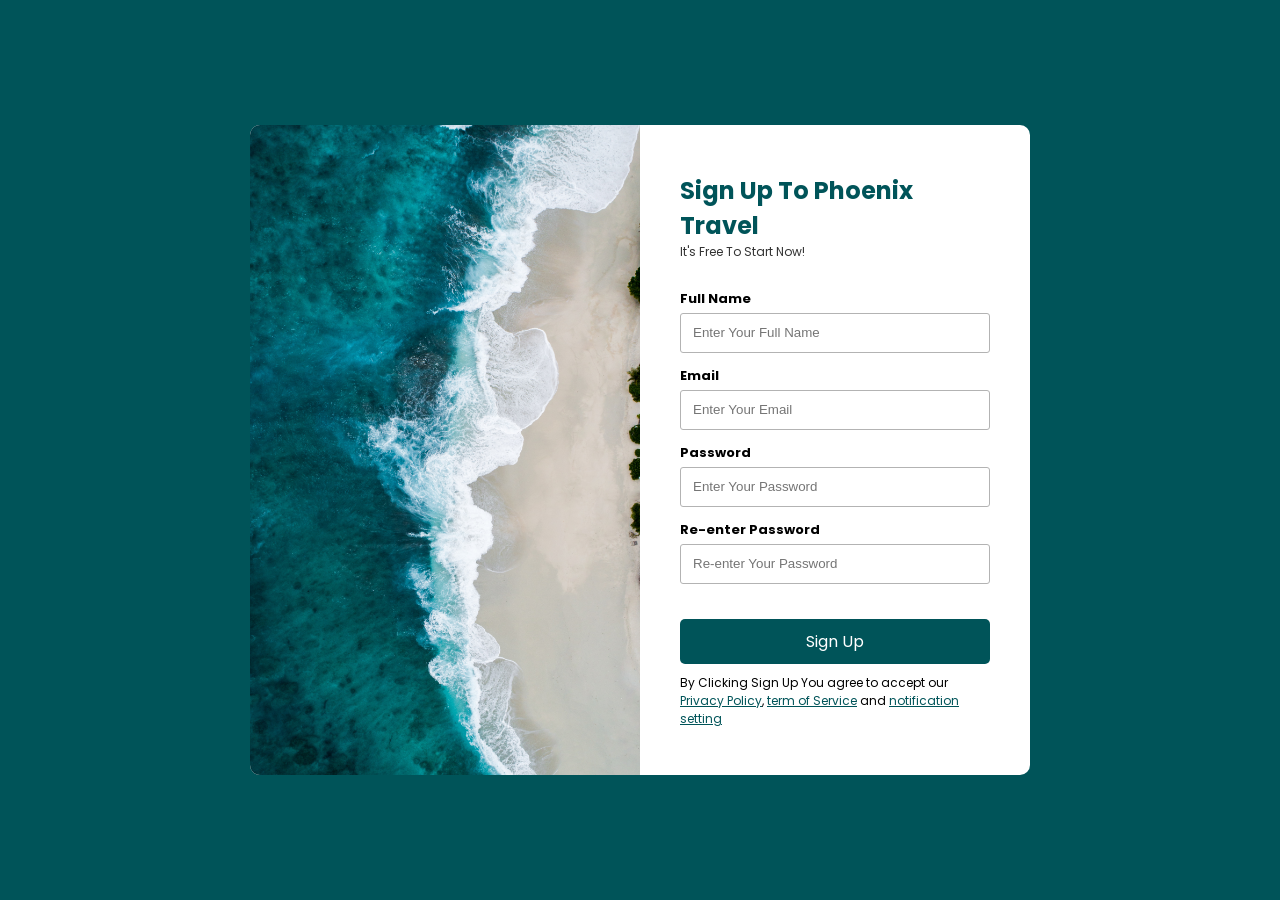
<file: prjs/LogIn_Page/index.html>
<!DOCTYPE html>
<html lang="en">

<head>
    <meta charset="UTF-8">
    <meta http-equiv="X-UA-Compatible" content="IE=edge">
    <meta name="viewport" content="width=device-width, initial-scale=1.0">
    <title>Document</title>
    <link rel="stylesheet" href="style.css">
    <link rel="preconnect" href="https://fonts.googleapis.com">
    <link rel="preconnect" href="https://fonts.gstatic.com" crossorigin>
    <link href="https://fonts.googleapis.com/css2?family=Poppins:wght@200;400;500&display=swap" rel="stylesheet">
    <link rel="stylesheet" href="https://cdnjs.cloudflare.com/ajax/libs/font-awesome/6.1.0/css/all.min.css">
</head>

<body>
    <div class="container">
        <div class="image">
        </div>
        <form action="" method="POST" class="form" id="form-1">
            <div class="form-header">
                <h1 class="heading">Sign up to Phoenix Travel</h1>
                <p class="des">It's free to start now!</p>
            </div>
            <div class="form-body">
                <div class="form-group">
                    <label for="fullname" class="form-label">Full Name</label>
                    <input id="fullname" name="fullname" type="text" placeholder="Enter Your Full Name"
                        class="form-control">
                    <span class="form-message"></span>
                </div>
                <div class="form-group">
                    <label for="email" class="form-label">Email</label>
                    <input id="email" name="email" type="text" placeholder="Enter Your Email" class="form-control">
                    <span class="form-message"></span>
                </div>
                <div class="form-group">
                    <label for="password" class="form-label">Password</label>
                    <input id="password" name="password" type="password" placeholder="Enter Your Password"
                        class="form-control">
                    <span class="form-message"></span>
                </div>
                <div class="form-group">
                    <label for="password_confirmation" class="form-label">Re-enter Password</label>
                    <input id="password_confirmation" name="password_confirmation" placeholder="Re-enter Your Password"
                        type="password" class="form-control">
                    <span class="form-message"></span>
                </div>
            </div>
            <div class="form-submit">
                <button>Sign Up</button>
                <p class="des">By Clicking Sign Up You agree to accept our <a href="#">Privacy Policy</a>, <a
                        href="#">term of Service</a> and <a href="#">notification setting</a></p>
            </div>

        </form>

    </div>

    <script src="js/validator.js"></script>
    <script>
        Validator({
            form: '#form-1',
            errorSelector: '.form-message',
            rules: [
                Validator.isRequired('#fullname'),
                Validator.isRequired('#email'),
                Validator.isEmail('#email'),
                Validator.isRequired('#password'),
                Validator.isLength('#password', 6),
                Validator.isRequired('#password_confirmation'),
                Validator.isConfirmed('#password_confirmation', function () {
                    return document.querySelector('#password').value
                }, 'Please enter correct password')
            ],
            // onSubmit: function(data) {
            //     //Call API
            //     console.log(data)
            // }
        })
    </script>
</body>

</html>
</file>
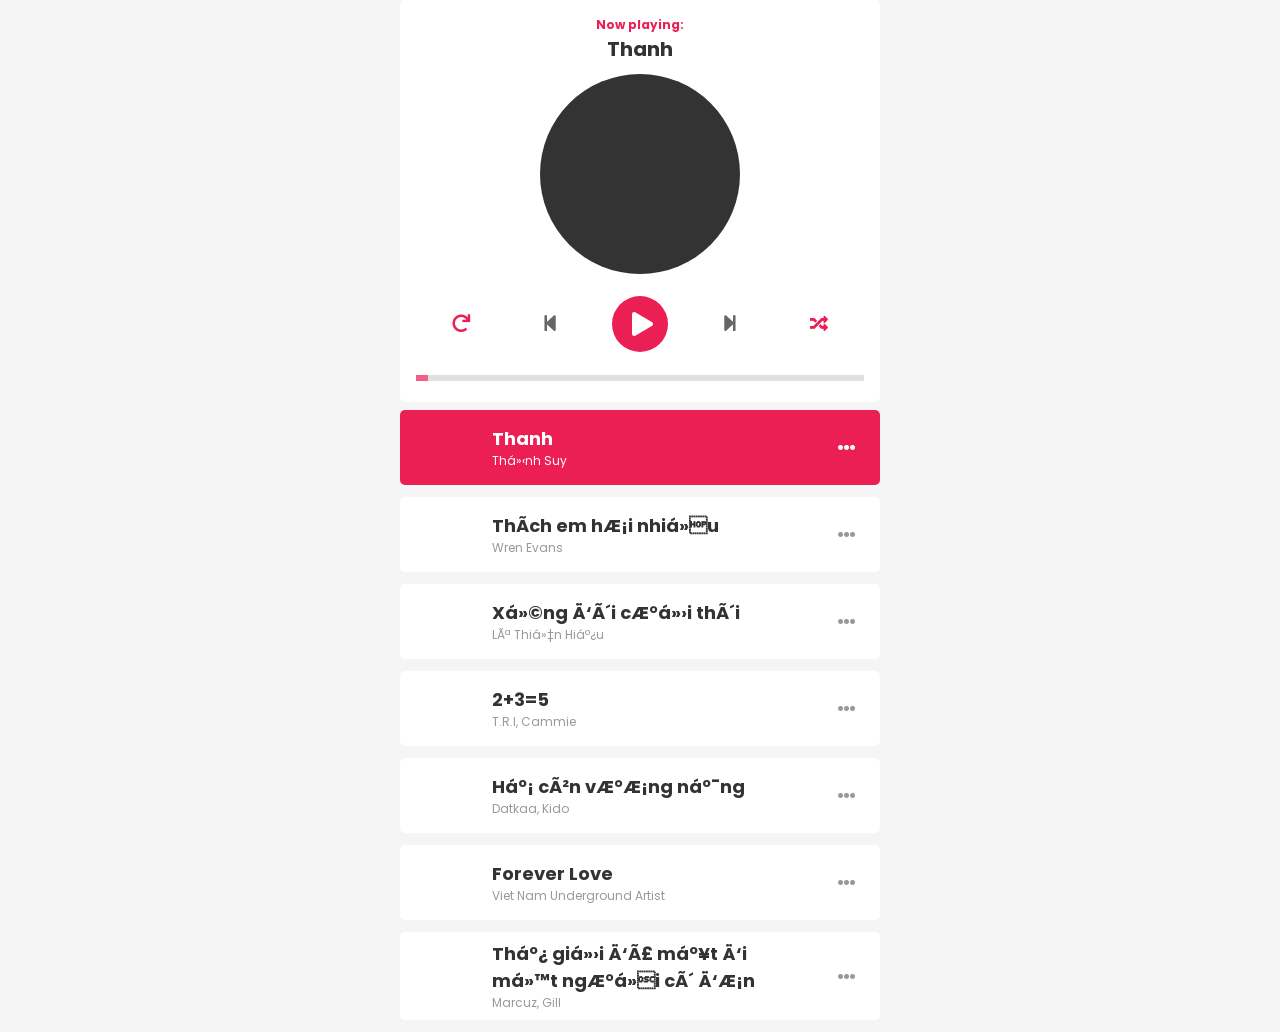
<file: prjs/Music_Player/index.html>
<!DOCTYPE html>
<html lang="en">
<head>
    <meta name="viewport" content="width=device-width, initial-scale=1.0">
    <title>Music player</title>
    <link rel="stylesheet" href="https://cdnjs.cloudflare.com/ajax/libs/font-awesome/5.15.2/css/all.min.css" integrity="sha512-HK5fgLBL+xu6dm/Ii3z4xhlSUyZgTT9tuc/hSrtw6uzJOvgRr2a9jyxxT1ely+B+xFAmJKVSTbpM/CuL7qxO8w==" crossorigin="anonymous" />
    <link rel="preconnect" href="https://fonts.gstatic.com">
    <link href="https://fonts.googleapis.com/css2?family=Poppins:wght@300;400;600&display=swap" rel="stylesheet">
    <link rel="stylesheet" href="asset/css/main.css">
</head>
<body>
    <div class="player">
        <!-- Dashboard -->
        <div class="dashboard">
          <!-- Header -->
          <header>
            <h4>Now playing:</h4>
            <h2>String 57th & 9th</h2>
          </header>
      
          <!-- CD -->
          <div class="cd">
            <div class="cd-thumb" style="background-image: url('https://i.ytimg.com/vi/jTLhQf5KJSc/maxresdefault.jpg')">
            </div>
          </div>
      
          <!-- Control -->
          <div class="control">
            <div class="btn btn-repeat">
              <i class="fas fa-redo"></i>
            </div>
            <div class="btn btn-prev">
              <i class="fas fa-step-backward"></i>
            </div>
            <div class="btn btn-toggle-play">
              <i class="fas fa-pause icon-pause"></i>
              <i class="fas fa-play icon-play"></i>
            </div>
            <div class="btn btn-next">
              <i class="fas fa-step-forward"></i>
            </div>
            <div class="btn btn-random">
              <i class="fas fa-random"></i>
            </div>
          </div>
      
          <input id="progress" class="progress" type="range" value="0" step="1" min="0" max="100">
      
          <audio id="audio" src=""></audio>
        </div>
      
        <!-- Playlist -->
        <div class="playlist">
        </div>
      </div>

      <script>

        /**
         * 1. Render song
         * 2. Scroll top
         * 3. Play / Pause / Stop
         * 4. CD rotate
         * 5. Next / Prev
         * 6. Random
         * 7. Loop when end
         * 8. Active song
         * 9. Scroll active song into view
         * 10. Play song when click
         */

        const $ = document.querySelector.bind(document);
        const $$ = document.querySelectorAll.bind(document);

        const PLAYER_STORAGE_KEY = 'F8_PLAYER'

        const heading = $('.dashboard header h2');
        const cdThumb = $('.cd .cd-thumb');
        const audio = $('#audio');
        const playBtn = $('.btn-toggle-play')
        const cd = $('.cd');
        const player = $('.player');
        const progress = $('#progress');
        const nextBtn = $('.btn-next');
        const prevBtn = $('.btn-prev');
        const randomBtn = $('.btn-random');
        const repeatBtn = $('.btn-repeat');
        const playlist = $('.playlist')


        const app = {
            currentIndex: 0,
            isPlaying: false,
            isRandom: false,
            isRepeat: false,

            //Get dữ liệu JSON từ Local Storage
            config: JSON.parse(localStorage.getItem(PLAYER_STORAGE_KEY)) || {},
            songs: [
                {
                name: "Thanh",
                singer: "Thịnh Suy",
                path: "https://od.lk/s/MF8yNjI3NTY1NzFf/Thanh.mp3",
                image: "https://o.vdoc.vn/data/image/2021/05/07/loi-bai-hat-thanh-thinh-suy-700.jpg"
                },
                {
                name: "Thích em hơi nhiều",
                singer: "Wren Evans",
                path: "https://od.lk/s/MF8yNjI3NTY3MDFf/thich%20em%20hoi%20nhieu.mp3",
                image:
                    "https://i.ytimg.com/vi/faSVTByG0LQ/maxresdefault.jpg"
                },
                {
                name: "Xứng đôi cưới thôi",
                singer: "Lê Thiện Hiếu",
                path:
                    "https://od.lk/s/MF8yNjI3NTcwNzZf/le_thien_hieu_xung_doi_cuoi_thoi_official_music_video_2025803695942981994.mp3",
                image: "https://i.ytimg.com/vi/BnfaIDwb-y0/maxresdefault.jpg"
                },
                {
                name: "2+3=5",
                singer: "T.R.I, Cammie",
                path: "https://od.lk/s/MF8yNjI3NTY4NDNf/2%2B3%3D5.mp3",
                image:
                    "https://photo-resize-zmp3.zadn.vn/w240_r1x1_jpeg/cover/d/7/e/2/d7e22128feca72a9328b1774d33afb66.jpg"
                },
                {
                name: "Hạ còn vương nắng",
                singer: "Datkaa, Kido",
                path: "https://od.lk/s/MF8yNjI3NTcwMjNf/ha_con_vuong_nang_datkaa_x_kido_x_prod_qt_beatz_official_music_video_1061519089178284417.mp3",
                image:
                    "https://photo-resize-zmp3.zadn.vn/w240_r1x1_jpeg/cover/d/8/0/1/d801670cd8ecdb89750bdbe8de198021.jpg"
                },
                {
                name: "Forever Love",
                singer: "Viet Nam Underground Artist",
                path:
                    "https://od.lk/s/MF8yNjI3NTcwMTBf/forever_love_viet_nam_underground_artist_official_music_video_2073687376094422536.mp3",
                image:
                    "https://i1.sndcdn.com/artworks-000137689379-b1uyen-t500x500.jpg"
                },
                {
                name: "Thế giới đã mất đi một người cô đơn",
                singer: "Marcuz, Gill",
                path: "https://od.lk/s/MF8yNjI3NTcxMjdf/marzuz_gill_onionn_va_the_gioi_da_mat_di_mot_nguoi_co_don_lyrics_video_RwDDBnMByoK-gucZJ7N-.mp3",
                image:
                    "https://i.ytimg.com/vi/uo2u6kXe0x4/maxresdefault.jpg"
                }
            ],
            setConfig(key, value) {
                 //Chuyển dữ liệu qua JSON rồi Set config vào Local Storage 
                 this.config[key] = value
                 localStorage.setItem(PLAYER_STORAGE_KEY, JSON.stringify(this.config))
            },
            render() {
                const htmls = this.songs.map((song, index) => {
                    return `
                    <div class="song ${index === this.currentIndex ? 'active' : ''}" data-index='${index}'>
                        <div class="thumb" style="background-image: url('${song.image}')">
                        </div>
                        <div class="body">
                            <h3 class="title">${song.name}</h3>
                            <p class="author">${song.singer}</p>
                        </div>
                        <div class="option">
                            <i class="fas fa-ellipsis-h"></i>
                        </div>
                    </div>
                    ` 
                });
                $('.playlist').innerHTML = htmls.join("");
            },
            defineProperties() {
                Object.defineProperty(this, 'currentSong', {
                    get() {
                        return this.songs[this.currentIndex]
                    }
                })
            },
            handleEvent() {
                
                const cdWidth = cd.offsetWidth
                //Xử lý phóng to thu nhỏ CD
                document.onscroll = function() {
                    const scrollTop = window.scrollY || document.documentElement.scrollTop;
                    const newCdWidth = cdWidth - scrollTop
                    cd.style.width = newCdWidth > 0 ? newCdWidth + 'px' : 0
                    cd.style.opacity = newCdWidth/cdWidth
                }

                //Animat CD quay
                const cdThumbAnimate = cdThumb.animate([
                    {
                        transform: 'rotate(360deg)'
                    }
                ], {
                    duration: 10000,
                    iterations: Infinity
                })
                cdThumbAnimate.pause();
                //Xử lý khi ấn Play
                playBtn.onclick = function() {
                    if(app.isPlaying) {
                        audio.pause()
                    } else {
                        audio.play()
                    }
                }

                //Khi bài hát được Play
                audio.onplay = function() {
                    app.isPlaying = true
                    player.classList.add('playing');
                    cdThumbAnimate.play()
                }

                //Khi bài hát được Pause
                audio.onpause = function() {
                    app.isPlaying = false;
                    player.classList.remove('playing');
                    cdThumbAnimate.pause()
                }

                //Khi tiến độ bài hát thay đổi
                audio.ontimeupdate = function() {
                    if(audio.duration) {
                        const progressPercent = Math.floor(audio.currentTime/audio.duration * 100);
                        progress.value = progressPercent
                    }
                }

                //Xử lý khi tua bài hát
                progress.onchange = function(e) {
                    const seekTime = audio.duration / 100 * e.target.value;
                    audio.currentTime = seekTime
                }
                //Xử lý next/prev bài
                nextBtn.onclick = function() {
                    if(app.isRandom) {
                        app.playRandomSong();
                        audio.play();
                    } else {
                        app.nextSong();
                        audio.play();
                    }
                    app.render();
                    app.scrollToActiveSong();

                }
                prevBtn.onclick = function() {
                    if(audio.currentTime > 10) {
                        audio.currentTime = 0
                    } else if(audio.currentTime < 10 && app.isRandom) {
                        app.playRandomSong();
                        audio.play();
                    } else {
                        app.prevSong();
                        audio.play()
                    }
                    app.render();
                    app.scrollToActiveSong();
                }

                //Xử lý chọn random và repeat
                randomBtn.onclick = function() {
                    app.isRandom = !app.isRandom
                    app.setConfig('isRandom', app.isRandom)
                    randomBtn.classList.toggle('active',app.isRandom);
                }
                repeatBtn.onclick = function() {
                    app.isRepeat = !app.isRepeat
                    app.setConfig('isRepeat', app.isRepeat)
                    repeatBtn.classList.toggle('active', app.isRepeat)
                }


                //Xử lý tiếp hoặc repeat khi hết bài
                audio.onended = function() {
                    if(app.isRepeat) {
                        audio.play()
                    } else {
                        nextBtn.click();
                    }
                }

                //Xử lý hành vi click song trong thẻ playlist
                playlist.onclick = function(e) {
                    const songNode = e.target.closest('.song:not(.active)')
                    //Xử lý khi click vào song
                    if(songNode || !e.target.closest('.option')) {
                        if(songNode) {
                            app.currentIndex = Number(songNode.dataset.index)
                            app.loadCurrentSong()
                            app.render()
                            audio.play()
                        }
                    }
                }
            },
            loadCurrentSong() {
                heading.textContent = this.currentSong.name;
                cdThumb.style.backgroundImage = `url('${this.currentSong.image}')`;
                audio.src = this.currentSong.path;
            },
            loadConfig() {
                this.isRandom = this.config.isRandom
                this.isRepeat = this.config.isRepeat
            },
            nextSong() {
                this.currentIndex++;
                if(this.currentIndex >= this.songs.length) {
                    this.currentIndex = 0
                }
                this.loadCurrentSong()
            },
            prevSong() {
                this.currentIndex--;
                if(this.currentIndex < 0) {
                    this.currentIndex = this.songs.length - 1;
                }
                this.loadCurrentSong();
            },
            playRandomSong() {
                let newIndex
                do {
                    newIndex = Math.floor(Math.random() * this.songs.length)
                } while (newIndex === this.currentIndex)
                this.currentIndex = newIndex;
                this.loadCurrentSong();
            },
            scrollToActiveSong() {
                setTimeout(() => {
                    $('.song.active').scrollIntoView({
                        behavior: 'smooth',
                        block: 'nearest'
                    })
                }, 200)
            },
            start() {
                //Load config đã lưu vào Local Storage
                this.loadConfig();

                //Định nghĩa các thuộc tính cho Object
                this.handleEvent();

                //Lắng nghe & xử lý các sự kiện (DOM events)
                this.defineProperties();

                //Load bài hát hiện tại khi mở trình duyệt
                this.loadCurrentSong();

                //Render playlist
                this.render();

                //Load trạng thái khi lấy từ Local Storage
                randomBtn.classList.toggle('active',app.isRandom);
                repeatBtn.classList.toggle('active', app.isRepeat)

            }
        }

        app.start();

       



      </script>
</body>
</html>
</file>
<file: prjs/LogIn_Page/style.css>
* {
    padding: 0;
    margin: 0;
    box-sizing: border-box;
  }
  button, input[type="submit"], input[type="reset"] {
	background: none;
	color: inherit;
	border: none;
	padding: 0;
	font: inherit;
	cursor: pointer;
	outline: inherit;
}
  body{
    font-family: 'Poppins', sans-serif;
    display: flex;
    height: 100vh;
    justify-content: center;
    align-items: center;
    background-color: #005459;
    font-size: 13px;

  }
  .container{
    display: flex;
    width: 60vw;
    min-height: 650px;
    min-width: 780px;
    background-color: white;
    border-radius: 10px;
  }
  .image{
      background-image: url(img/cover.jpeg);
      background-size: cover;
      width: 50%;
      border-radius: 10px 0 0 10px;
  }
  .form{
      width: 50%;
      padding: 20px 40px;
      display: flex;
      flex-direction: column;
      justify-content: center;
  }
  .form-header{
      text-transform: capitalize;
  }
  .form-header h1{
    color: #005459;
    font-size: 24px;
  }
  .form-header p{
      font-size: 12px;
      color: #333;
  }
  .social-btn{
      display: flex;
      justify-content: space-between;
      margin-top: 15px;
  }
  .social-btn button{
    width: calc(100%/2 - 5px);
    height: 35px;
    text-align: center;
    border: 1px #005459 solid;
    border-radius: 5px;
  }

  .form-body{
      margin: 20px 0;
  }
  .form-group {
    display: flex;
    flex-direction: column;
    margin: 10px 0;
  }
  .form-group span{
      font-size: 12px;
      margin-top: 5px;
  }
  .form-label,
.form-message {
  text-align: left;
}
.form-label {
    font-weight: 700;
    padding-bottom: 6px;
    line-height: 1rem;
  }
  .form-control {
    height: 40px;
    padding: 8px 12px;
    border: 1px solid #b3b3b3;
    border-radius: 3px;
    outline: none;
  }
  .input-field{
      position: relative;
  }
  .input-field input{
      width: 100%;
  }
  .input-field i{
      position: absolute;
      right: 15px;
      top: 50%;
      transform: translateY(-50%);
      cursor: pointer;
  }
  .form-submit button{
    width: 100%;
    text-align: center;
    padding: 10px 0;
    background-color: #005459;
    color: white;
    border-radius: 5px;
    font-size: 16px;
    margin-bottom: 10px;
    transition: all 100ms ease-in;
  }
  .form-submit .des{
      font-size: 12px;
  }
  .form-submit a{
     color: #005459;
     cursor: pointer;
  }
  .form-group.invalid .form-control {
    border-color: #f33a58;
  }
  
  .form-group.invalid .form-message {
    color: #f33a58;
  }
  .form-submit button:hover {
    background-color: #027078;
  }
</file>
<file: prjs/Music_Player/asset/css/main.css>
:root {
    --primary-color: #ec1f55;
    --text-color: #333;
  }
  
  * {
    padding: 0;
    margin: 0;
    box-sizing: inherit;
  }
  
  body {
    background-color: #f5f5f5;
  }
  
  html {
    box-sizing: border-box;
    font-family: "Poppins", sans-serif;
  }
  
  .player {
    position: relative;
    max-width: 480px;
    margin: 0 auto;
  }
  
  .player .icon-pause {
    display: none;
  }
  
  .player.playing .icon-pause {
    display: inline-block;
  }
  
  .player.playing .icon-play {
    display: none;
  }
  
  .dashboard {
    padding: 16px 16px 14px;
    background-color: #fff;
    position: fixed;
    top: 0;
    width: 100%;
    max-width: 480px;
    border-radius: 5px;
  }
  
  /* HEADER */
  header {
    text-align: center;
    margin-bottom: 10px;
  }
  
  header h4 {
    color: var(--primary-color);
    font-size: 12px;
  }
  
  header h2 {
    color: var(--text-color);
    font-size: 20px;
  }
  
  /* CD */
  .cd {
    display: flex;
    margin: auto;
    width: 200px;
  }
  
  .cd-thumb {
    width: 100%;
    padding-top: 100%;
    border-radius: 50%;
    background-color: #333;
    background-size: cover;
    margin: auto;
    background-position: center;
  }
  
  /* CONTROL */
  .control {
    display: flex;
    align-items: center;
    justify-content: space-around;
    padding: 18px 0 8px 0;
  }
  
  .control .btn {
    color: #666;
    padding: 18px;
    font-size: 18px;
  }
  
  .control .btn.active {
    color: var(--primary-color);
  }
  
  .control .btn-toggle-play {
    width: 56px;
    height: 56px;
    border-radius: 50%;
    font-size: 24px;
    color: #fff;
    display: flex;
    align-items: center;
    justify-content: center;
    background-color: var(--primary-color);
  }
  
  .progress {
    width: 100%;
    -webkit-appearance: none;
    height: 6px;
    background: #d3d3d3;
    outline: none;
    opacity: 0.7;
    -webkit-transition: 0.2s;
    transition: opacity 0.2s;
  }
  
  .progress::-webkit-slider-thumb {
    -webkit-appearance: none;
    appearance: none;
    width: 12px;
    height: 6px;
    background-color: var(--primary-color);
    cursor: pointer;
  }
  
  /* PLAYLIST */
  .playlist {
    margin-top: 410px;
  }
  .icon-play{
      margin-left: 5px;
  }
  .song {
    display: flex;
    align-items: center;
    margin-bottom: 12px;
    background-color: #fff;
    padding: 8px 16px;
    border-radius: 5px;
    width: 100%;
  }
  
  .song.active {
    background-color: var(--primary-color);
  }
  
  .song:active {
    opacity: 0.8;
  }
  
  .song.active .option,
  .song.active .author,
  .song.active .title {
    color: #fff;
  }
  
  .song .thumb {
    width: 44px;
    height: 44px;
    border-radius: 50%;
    background-size: cover;
    margin: 0 8px;
    background-position: center;
  }
  
  .song .body {
    flex: 1;
    padding: 0 16px;
  }
  
  .song .title {
    font-size: 18px;
    color: var(--text-color);
  }
  
  .song .author {
    font-size: 12px;
    color: #999;
  }
  
  .song .option {
    padding: 16px 8px;
    color: #999;
    font-size: 18px;
  }
</file>
